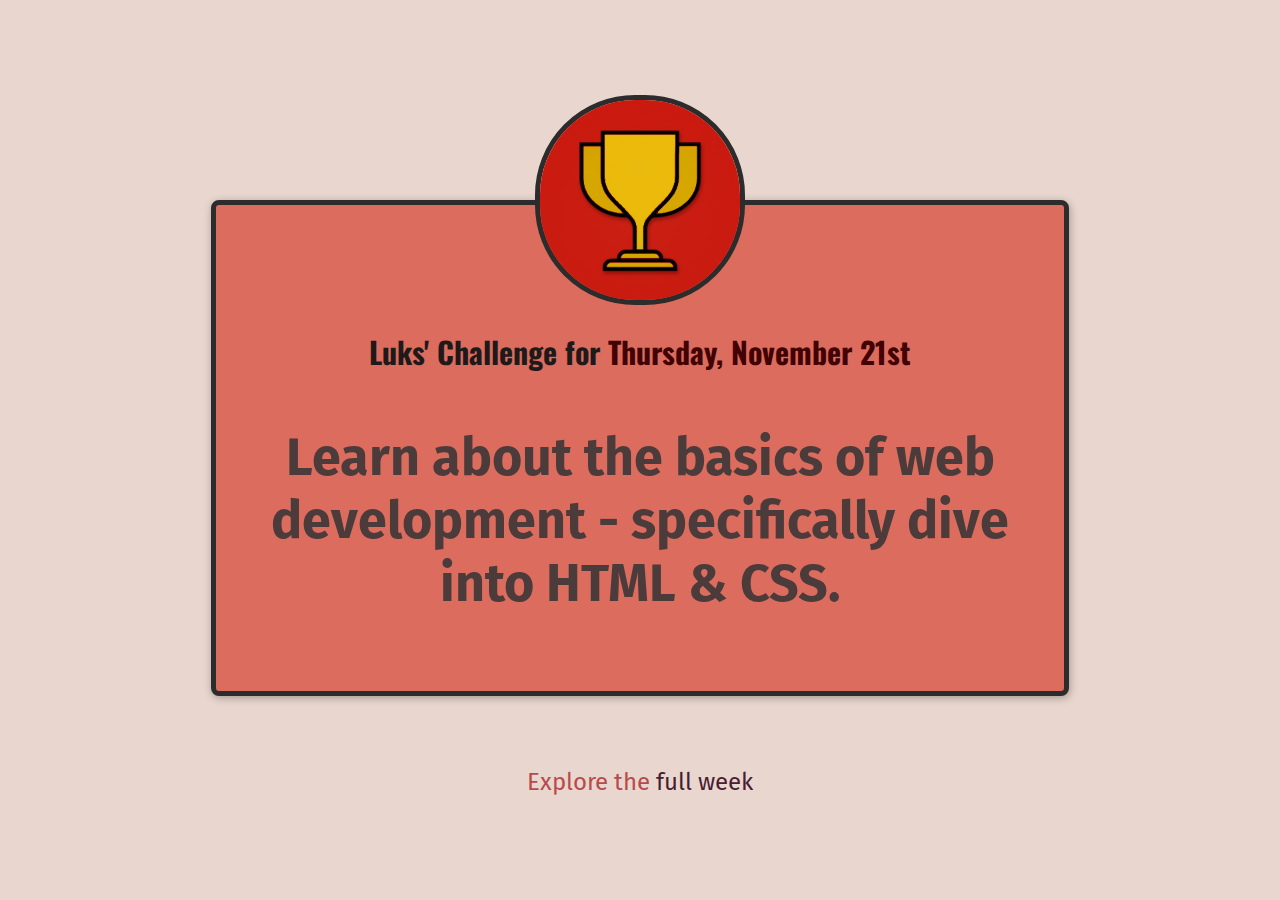
<file: index.html>
<!DOCTYPE html>
<html lang="en">

<head>
    <meta charset="UTF-8">
    <link rel="preconnect" href="https://fonts.googleapis.com">
    <link rel="preconnect" href="https://fonts.gstatic.com" crossorigin>
    <link
        href="https://fonts.googleapis.com/css2?family=Fira+Sans:ital,wght@0,100;0,200;0,300;0,400;0,500;0,600;0,700;0,800;0,900;1,100;1,200;1,300;1,400;1,500;1,600;1,700;1,800;1,900&display=swap"
        rel="stylesheet">
    <link
        href="https://fonts.googleapis.com/css2?family=Fira+Sans:ital,wght@0,100;0,200;0,300;0,400;0,500;0,600;0,700;0,800;0,900;1,100;1,200;1,300;1,400;1,500;1,600;1,700;1,800;1,900&family=Oswald:wght@200..700&display=swap"
        rel="stylesheet">
    <link href="styles/shared.css" rel="stylesheet" />
    <link href="styles/daily-challenge.css" rel="stylesheet" />
    <link rel="icon" href="images/favicon.ico" type="images/x-icon">
    <title>My Daily Challenge</title>
</head>

<body>
    <header></header>
    <main>
        <img src="images/challenges-trophy.jpg" alt="A trophy">
        <h1>
            Luks' Challenge for <span>Thursday, November 21st</span>
        </h1>
        <p id="todays-challenge">
            Learn about the basics of web development - specifically dive into HTML & CSS.
        </p>
    </main>
    <footer>
        <p>
            Explore the <a href="full-week.html">full week</a>
        </p>
    </footer>




</body>

</html>
</file>
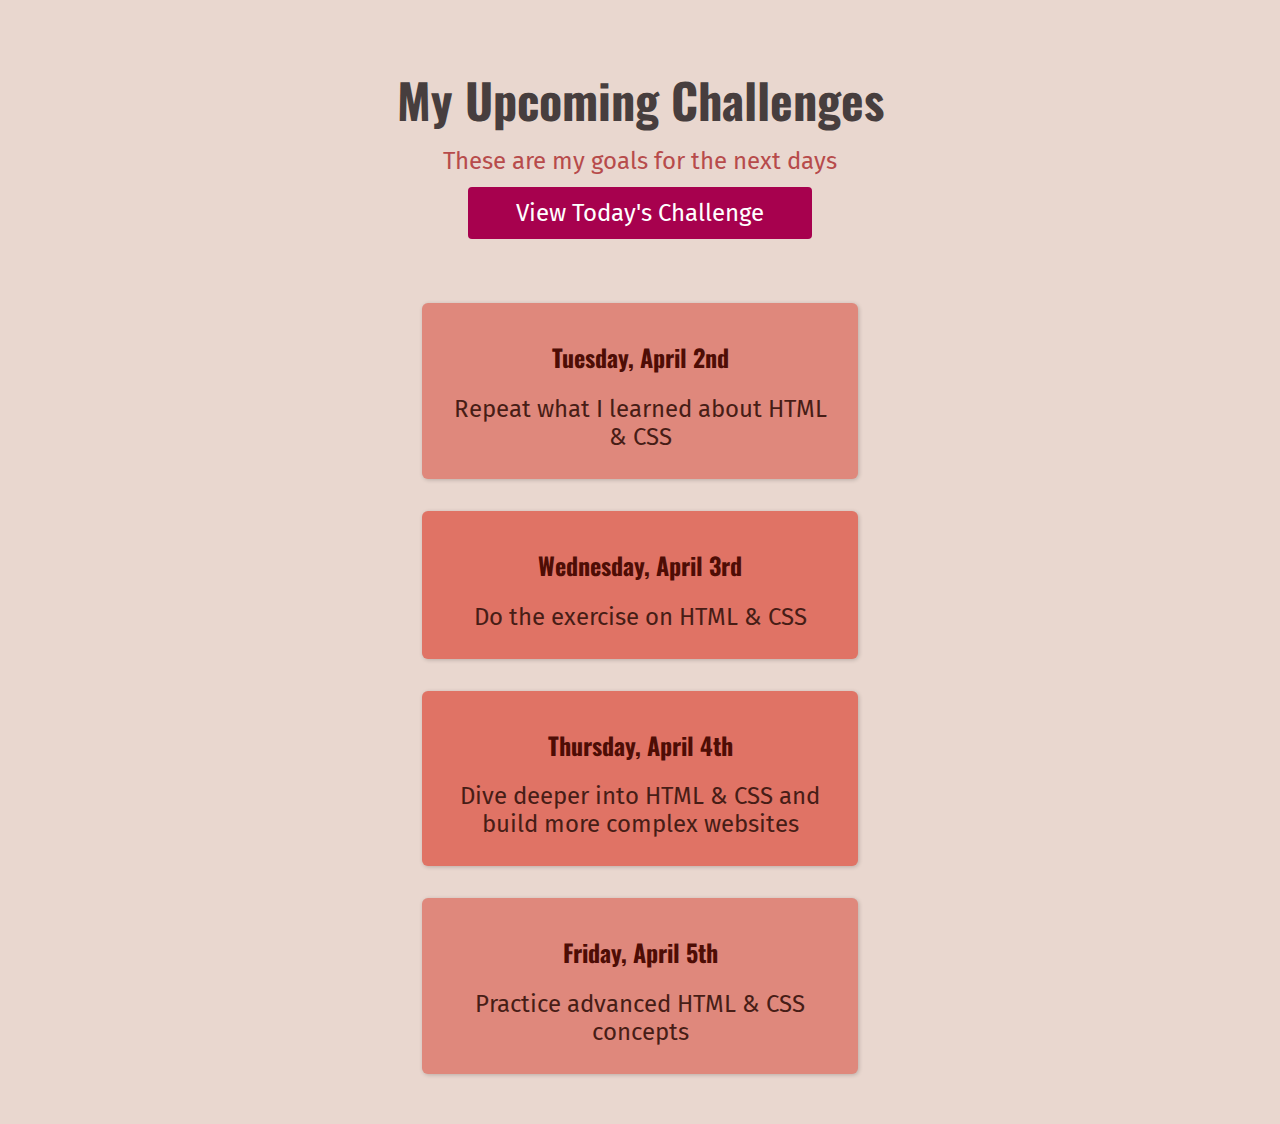
<file: full-week.html>
<!DOCTYPE html>
<html lang="en">

<head>
    <meta charset="UTF-8">
    <link rel="preconnect" href="https://fonts.googleapis.com">
    <link rel="preconnect" href="https://fonts.gstatic.com" crossorigin>
    <link
        href="https://fonts.googleapis.com/css2?family=Fira+Sans:ital,wght@0,100;0,200;0,300;0,400;0,500;0,600;0,700;0,800;0,900;1,100;1,200;1,300;1,400;1,500;1,600;1,700;1,800;1,900&display=swap"
        rel="stylesheet">
    <link
        href="https://fonts.googleapis.com/css2?family=Fira+Sans:ital,wght@0,100;0,200;0,300;0,400;0,500;0,600;0,700;0,800;0,900;1,100;1,200;1,300;1,400;1,500;1,600;1,700;1,800;1,900&family=Oswald:wght@200..700&display=swap"
        rel="stylesheet">

    <link href="styles/shared.css" rel="stylesheet" />
    <link href="styles/full-week.css" rel="stylesheet" />
    <link rel="icon" href="/images/favicon.ico" type="images/x-icon">
    <title>My Upcoming Challenges</title>
</head>

<body>
    <header>
        <h1>My Upcoming Challenges</h1>
        <p id="description">These are my goals for the next days</p>
        <a href="index.html">View Today's Challenge</a>
    </header>
    <main>
        <ol>
            <li>
                <h2>Tuesday, April 2nd</h2>
                <p>Repeat what I learned about HTML & CSS</p>
            </li>
            <li class="highlight-goal">
                <h2>Wednesday, April 3rd</h2>
                <p>Do the exercise on HTML & CSS</p>
            </li>
            <li class="highlight-goal">
                <h2>Thursday, April 4th</h2>
                <p>Dive deeper into HTML & CSS and build more complex websites</p>
            </li>
            <li>
                <h2>Friday, April 5th</h2>
                <p>Practice advanced HTML & CSS concepts</p>
            </li>
        </ol>
    </main>
</body>

</html>
</file>
<file: styles/shared.css>
body {
    background-color: rgb(233, 215, 207);
    text-align: center;
    color: rgb(183, 75, 75);
    margin: 50px;
}


h1 {
    font-family: 'Oswald', sans-serif;
}

p {
    font-family: 'Fira Sans', sans-serif;
    font-size: 24px;
}

a {
    font-family: 'Fira Sans', sans-serif;
    text-decoration: none;
    color: rgb(167, 1, 78);
}

a:hover {
    text-decoration: underline;
}
</file>
<file: styles/daily-challenge.css>
main {
    width: 800px;
    margin: 200px auto 72px auto;
    background-color: rgb(219, 108, 94);
    padding: 24px;
    border: 5px solid rgb(44, 44, 44);
    border-radius: 8px;
    box-shadow: 1px 2px 8px rgba(0, 0, 0, 0.3);
}

img {
    width: 200px;
    height: 200px;
    border-radius: 100px;
    border: 5px solid rgb(44, 44, 44);
    margin-top: -134px;
}

h1 {
    font-size: 30px;
    color: rgb(31, 25, 25);
}

span{
    color: rgb(66, 2, 2);
}
a{
    color: rgb(73, 29, 50);
}

#todays-challenge {
    color: rgb(75, 59, 59);
    font-weight: bold;
    font-size: 52px;
}
</file>
<file: styles/full-week.css>
header{
    margin: 64px;
}

h1 {
    font-size: 48px;
    color: rgb(71, 62, 62);
    margin: 0;
}

#description{
    margin: 12px;
}

/* header p {
    margin-bottom: 36px;
} */

a {
    padding: 12px 48px;
    background-color: rgb(167, 1, 78);
    color: white;
    border: 1px rgb(167, 1, 78);
    border-radius: 4px;
    font-size: 24px;
    margin: 0;
    display: inline-block;
}

a:hover {
    background-color: rgb(180, 12, 90);
    text-decoration: none;
}

ol {
    list-style: none;
    width: 500px;
    margin: 36px auto 0 auto;
    padding: 0;
}

li {
    padding: 16px;
    box-shadow: 1px 1px 4px rgba(0, 0, 0, 0.2);
    margin: 32px;
    background-color: rgb(223, 136, 124);
    border-radius: 6px;
}

h2 {
    color: rgb(78, 13, 5);
    font-family: 'Oswald', sans-serif;
}

main p {
    margin: 12px;
    color: rgb(71, 29, 22);
}

.highlight-goal{
    background-color: rgb(224, 115, 101);
}
</file>
